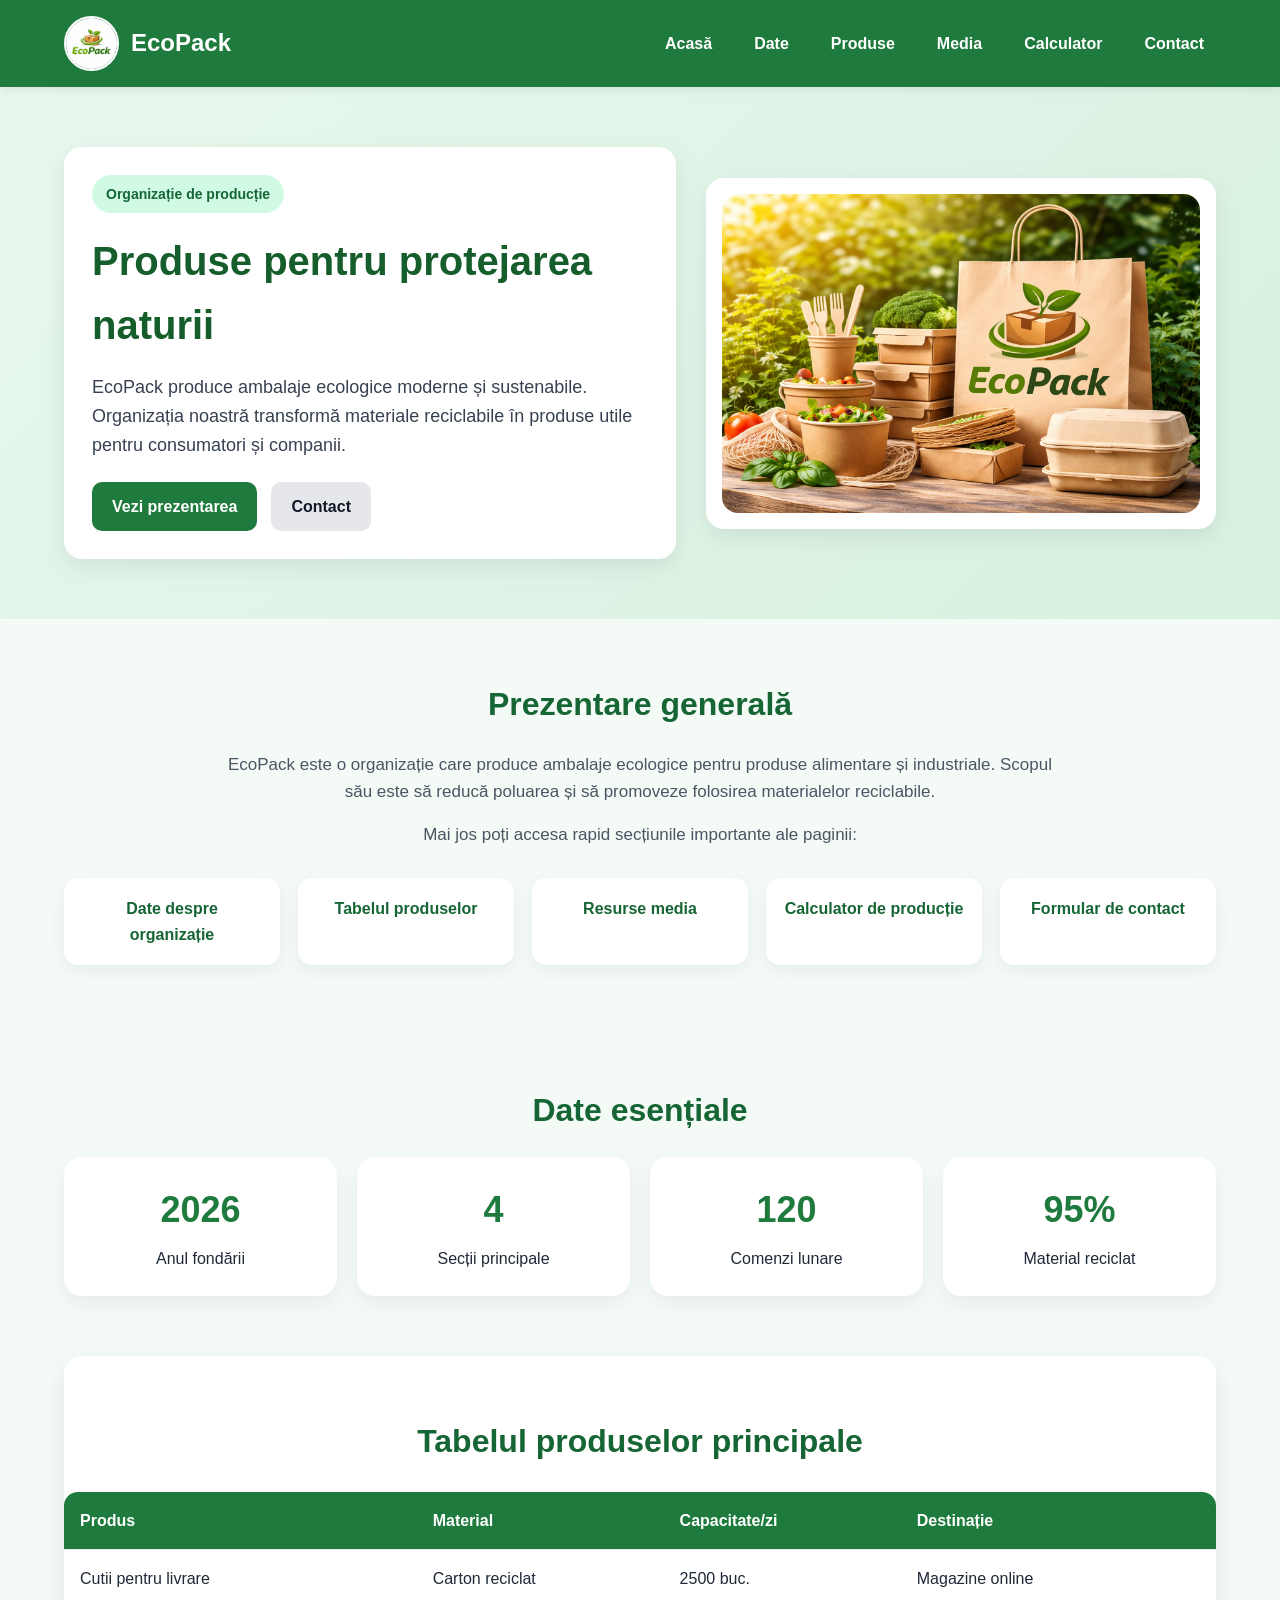
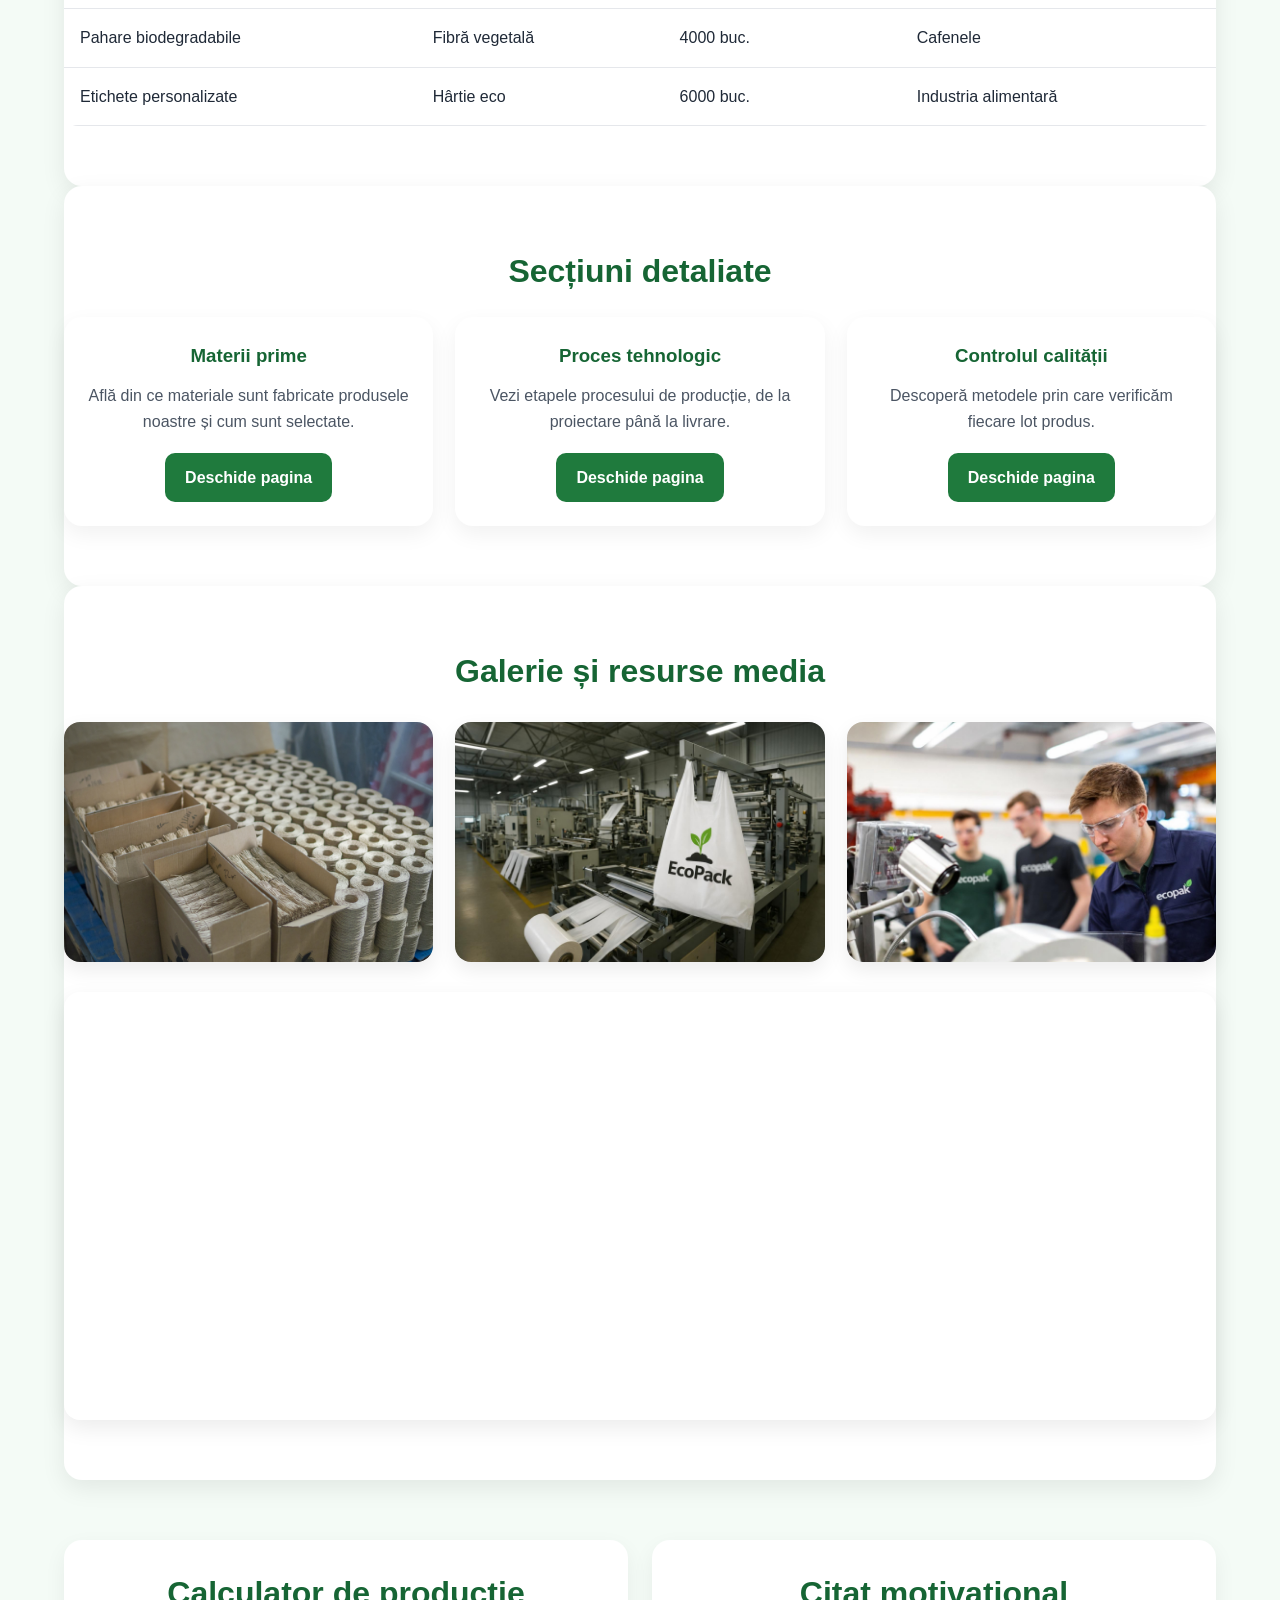
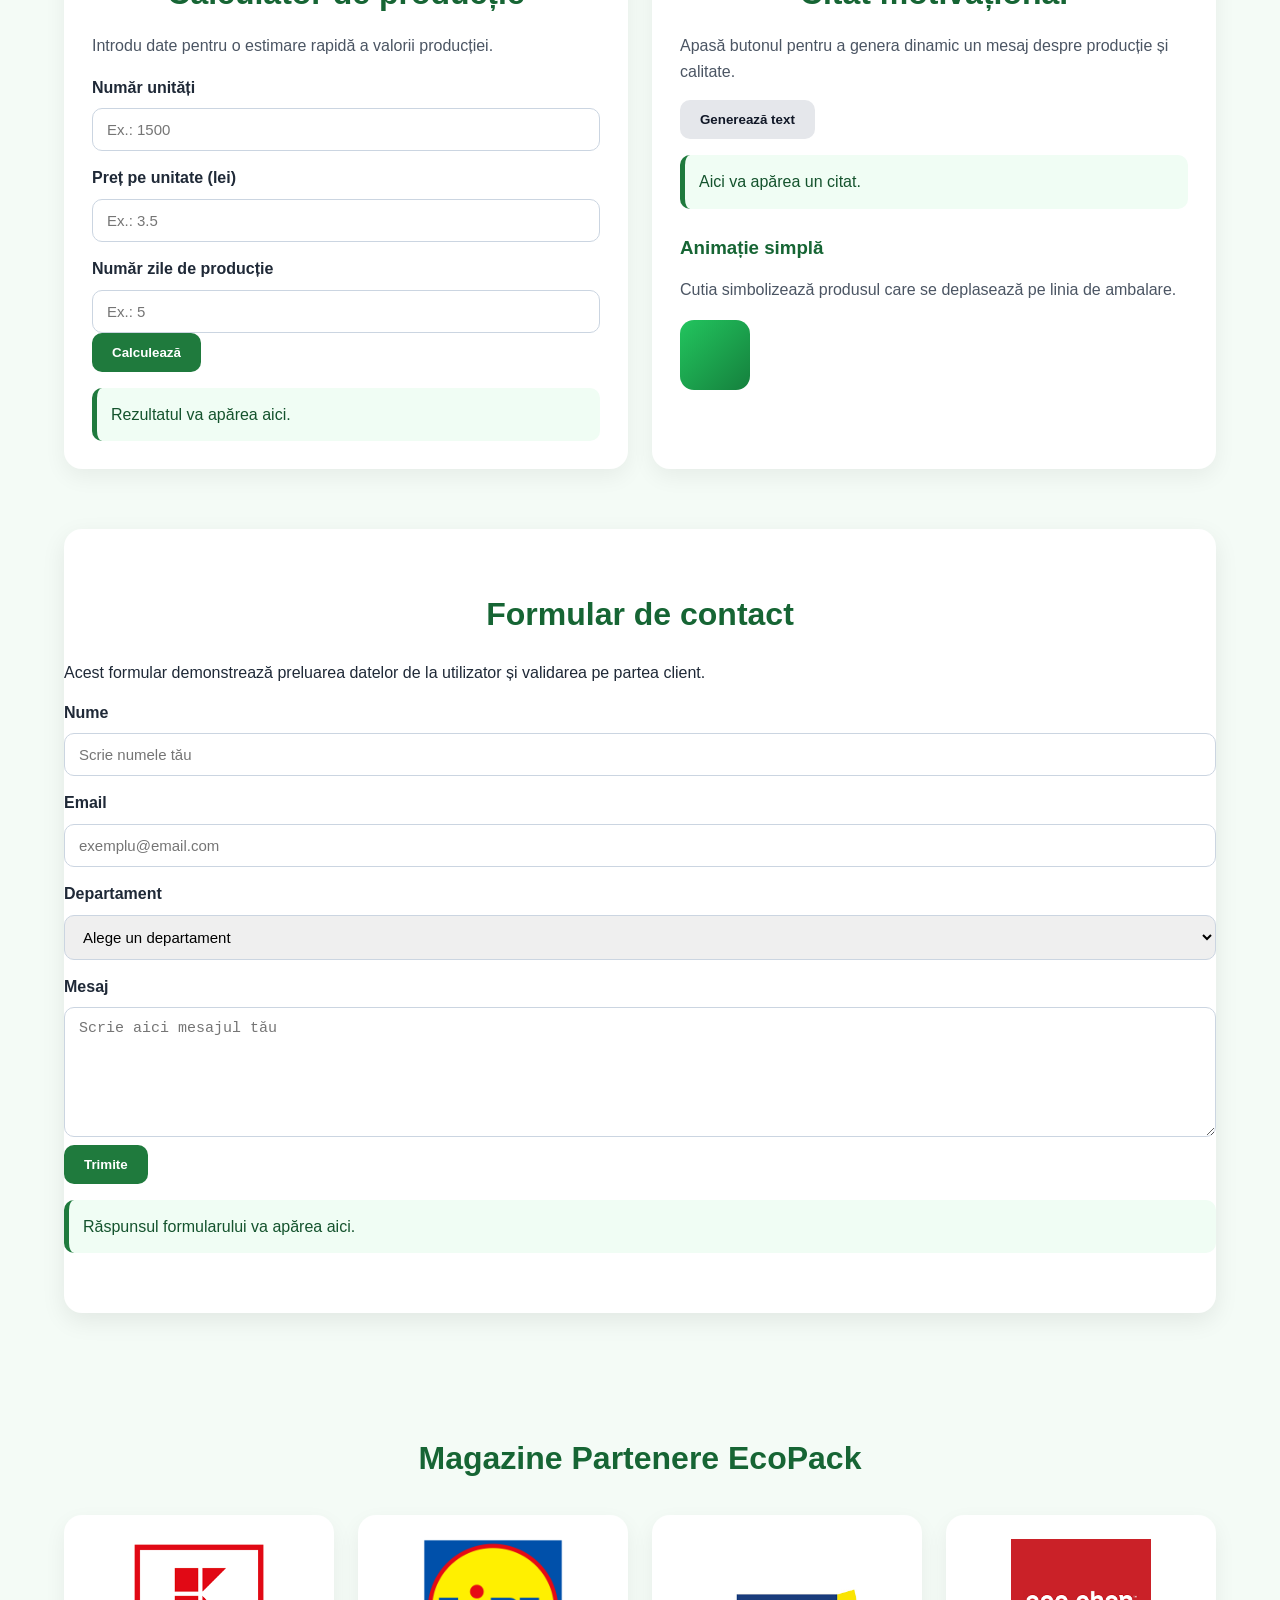
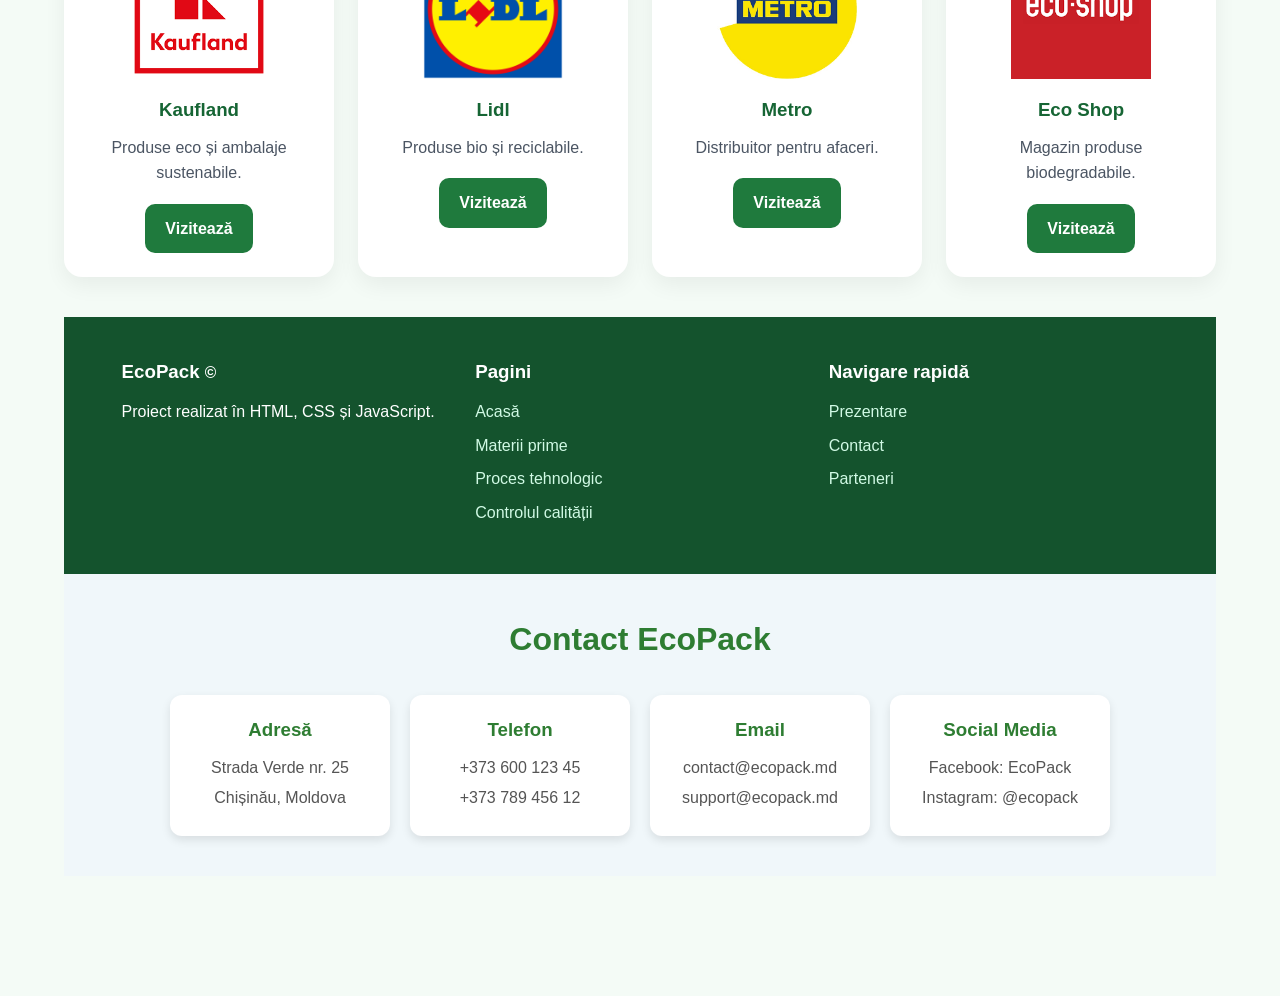
<file: index.html>
<!DOCTYPE html>
<html lang="ro">

<head>
  <meta charset="UTF-8">
  <meta name="viewport" content="width=device-width, initial-scale=1.0">
  <meta name="description" content="Site de prezentare a producției organizației EcoPack.">
  <title>EcoPack | Prezentarea organizației</title>
  <link rel="stylesheet" href="css/style.css">
  <link rel="icon" href="image/ecopack_logo.jpg">
</head>

<body>

  <header class="site-header">
    <div class="container header-inner">
      <div class="logo">
        <img src="image/ecopack_logo.jpg" alt="Logo EcoPack" class="logo-img">
        <span>EcoPack</span>
      </div>

      <nav class="main-nav" aria-label="Navigare principală">
        <ul>
          <li><a href="index.html">Acasă</a></li>
          <li><a href="#date">Date</a></li>
          <li><a href="#tabel">Produse</a></li>
          <li><a href="#media">Media</a></li>
          <li><a href="#calculator">Calculator</a></li>
          <li><a href="#contact">Contact</a></li>
        </ul>
      </nav>

      <i id="hamburger" onclick="mobileMenu()" class="fa-solid fa-bars"></i>

  </header>

  <main>
    <section class="hero">
      <div class="container hero-grid">

        <div class="card hero-content">
          <span class="badge">Organizație de producție</span>
          <h1>Produse pentru protejarea naturii</h1>
          <p class="lead">
            EcoPack produce ambalaje ecologice moderne și sustenabile.
            Organizația noastră transformă materiale reciclabile în produse utile
            pentru consumatori și companii.
          </p>

          <div class="hero-buttons">
            <a class="btn btn-primary" href="#prezentare">Vezi prezentarea</a>
            <a class="btn btn-secondary" href="#contact">Contact</a>
          </div>
        </div>

        <div class="card hero-image">
          <img src="image/ecopack_reprezentativ.jpg" alt="Imagine reprezentativă EcoPack" class="hero-img">
        </div>

      </div>
    </section>

    <section id="prezentare" class="prezentare-generala">
      <div class="container">
        <h2>Prezentare generală</h2>

        <p class="intro">
          EcoPack este o organizație care produce ambalaje ecologice pentru produse
          alimentare și industriale. Scopul său este să reducă poluarea și să
          promoveze folosirea materialelor reciclabile.
        </p>

        <p class="subtext">
          Mai jos poți accesa rapid secțiunile importante ale paginii:
        </p>

        <div class="quick-links">
          <a href="#date" class="quick-card"> Date despre organizație</a>
          <a href="#tabel" class="quick-card"> Tabelul produselor</a>
          <a href="#media" class="quick-card"> Resurse media</a>
          <a href="#calculator" class="quick-card"> Calculator de producție</a>
          <a href="#contact" class="quick-card"> Formular de contact</a>
        </div>
      </div>
    </section>

    <section id="date" class="container section">
      <h2>Date esențiale</h2>
      <div class="grid-4">
        <div class="stat">
          <div class="stat-number">2026</div>
          <p>Anul fondării</p>
        </div>
        <div class="stat">
          <div class="stat-number">4</div>
          <p>Secții principale</p>
        </div>
        <div class="stat">
          <div class="stat-number">120</div>
          <p>Comenzi lunare</p>
        </div>
        <div class="stat">
          <div class="stat-number">95%</div>
          <p>Material reciclat</p>
        </div>
      </div>
    </section>

    <section id="tabel" class="container section card">
      <h2>Tabelul produselor principale</h2>
      <table>
        <thead>
          <tr>
            <th>Produs</th>
            <th>Material</th>
            <th>Capacitate/zi</th>
            <th>Destinație</th>
          </tr>
        </thead>
        <tbody>
          <tr>
            <td>Cutii pentru livrare</td>
            <td>Carton reciclat</td>
            <td>2500 buc.</td>
            <td>Magazine online</td>
          </tr>
          <tr>
            <td>Pahare biodegradabile</td>
            <td>Fibră vegetală</td>
            <td>4000 buc.</td>
            <td>Cafenele</td>
          </tr>
          <tr>
            <td>Etichete personalizate</td>
            <td>Hârtie eco</td>
            <td>6000 buc.</td>
            <td>Industria alimentară</td>
          </tr>
        </tbody>
      </table>
    </section>

    <section class="container section card">
      <h2>Secțiuni detaliate</h2>

      <div class="grid-3">
        <div class="info-box">
          <h3>Materii prime</h3>
          <p>
            Află din ce materiale sunt fabricate produsele noastre și cum sunt selectate.
          </p>
          <a href="pages/materii-prime.html" class="btn btn-primary">Deschide pagina</a>
        </div>

        <div class="info-box">
          <h3>Proces tehnologic</h3>
          <p>
            Vezi etapele procesului de producție, de la proiectare până la livrare.
          </p>
          <a href="pages/proces-tehnologic.html" class="btn btn-primary">Deschide pagina</a>
        </div>

        <div class="info-box">
          <h3>Controlul calității</h3>
          <p>
            Descoperă metodele prin care verificăm fiecare lot produs.
          </p>
          <a href="pages/control-calitate.html" class="btn btn-primary">Deschide pagina</a>
        </div>
      </div>
    </section>

    <section id="media" class="container section card">
      <h2>Galerie și resurse media</h2>

      <div class="grid-3 gallery">
        <img src="image/DSC07377.jpg" alt="Materii prime folosite în producție">
        <img src="image/ecopak_final.jpg" alt="Etapele procesului de producție">
        <img src="image/ecopak_image.jpg" alt="Controlul calității produselor">
      </div>

      <div class="video-box">
        <iframe  width="560" height="315" src="https://www.youtube.com/embed/1f0DozbYdn0?si=sa230dw5KgvkmHBw"
          title="YouTube video player" frameborder="0"
          allow="accelerometer; autoplay; clipboard-write; encrypted-media; gyroscope; picture-in-picture; web-share"
          referrerpolicy="strict-origin-when-cross-origin" allowfullscreen></iframe>
      </div>
    </section>

    <section id="calculator" class="container section two-columns">
      <div class="form-card">
        <h2>Calculator de producție</h2>
        <p>Introdu date pentru o estimare rapidă a valorii producției.</p>

        <label for="units">Număr unități</label>
        <input id="units" type="number" min="1" placeholder="Ex.: 1500">

        <label for="price">Preț pe unitate (lei)</label>
        <input id="price" type="number" min="0.1" step="0.1" placeholder="Ex.: 3.5">

        <label for="days">Număr zile de producție</label>
        <input id="days" type="number" min="1" placeholder="Ex.: 5">

        <button id="calcBtn" class="btn btn-primary" type="button">Calculează</button>
        <div id="calcResult" class="output">Rezultatul va apărea aici.</div>
      </div>

      <div class="form-card">
        <h2>Citat motivațional</h2>
        <p>Apasă butonul pentru a genera dinamic un mesaj despre producție și calitate.</p>

        <button id="quoteBtn" class="btn btn-secondary" type="button">Generează text</button>
        <div id="quoteOutput" class="output">Aici va apărea un citat.</div>

        <h3 class="space-top">Animație simplă</h3>
        <p>Cutia simbolizează produsul care se deplasează pe linia de ambalare.</p>
        <div id="animatedBox" class="animated-box" aria-label="Animație cu o cutie în mișcare"></div>
      </div>
    </section>

    <section id="contact" class="container section card">
      <h2>Formular de contact</h2>
      <p>Acest formular demonstrează preluarea datelor de la utilizator și validarea pe partea client.</p>

      <form id="contactForm">
        <label for="name">Nume</label>
        <input id="name" type="text" placeholder="Scrie numele tău">

        <label for="email">Email</label>
        <input id="email" type="email" placeholder="exemplu@email.com">

        <label for="department">Departament</label>
        <select id="department">
          <option value="">Alege un departament</option>
          <option value="Producție">Producție</option>
          <option value="Calitate">Calitate</option>
          <option value="Logistică">Logistică</option>
          <option value="Vânzări">Vânzări</option>
        </select>

        <label for="message">Mesaj</label>
        <textarea id="message" placeholder="Scrie aici mesajul tău"></textarea>

        <button class="btn btn-primary" type="submit">Trimite</button>
      </form>

      <div id="formOutput" class="notice">Răspunsul formularului va apărea aici.</div>
    </section>
  </main>
  </footer>
<section id="parteneri" class="eco-parteneri">
   <section id="parteneri" class="eco-parteneri">
      <div class="container">
       <h2 style="text-align:center;">Magazine Partenere EcoPack</h2>

<div class="partners-container">

  <div class="partner-card">
    <img src="image/Без названия.png" alt="Kaufland">
    <h3>Kaufland</h3>
    <p>Produse eco și ambalaje sustenabile.</p>
    <a href="https://www.kaufland.md/" target="_blank" class="partner-btn">Vizitează</a>
  </div>

  <div class="partner-card">
    <img src="image/Lidl-Logo.svg.webp" alt="Lidl">
    <h3>Lidl</h3>
    <p>Produse bio și reciclabile.</p>
    <a href="https://www.lidl.ro/" target="_blank" class="partner-btn">Vizitează</a>
  </div>

  <div class="partner-card">
    <img src="image/Без названия (1).png" alt="Metro">
    <h3>Metro</h3>
    <p>Distribuitor pentru afaceri.</p>
    <a href="https://www.metro.md/magazinonline" target="_blank" class="partner-btn">Vizitează</a>
  </div>

  <div class="partner-card">
    <img src="image/Без названия (2).png" alt="Eco Shop">
    <h3>Eco Shop</h3>
    <p>Magazin produse biodegradabile.</p>
    <a href="https://biodegradabil.md/" target="_blank" class="partner-btn">Vizitează</a>
  </div>

</div>
  </main>

  <footer class="site-footer">
    <div class="container footer-grid">
      <section>
       <h3>EcoPack <small>&copy;</small></h3>
        <p>Proiect realizat în HTML, CSS și JavaScript.</p>
      </section>

      <section>
        <h3>Pagini</h3>
        <p><a href="index.html">Acasă</a></p>
        <p><a href="pages/materii-prime.html">Materii prime</a></p>
        <p><a href="pages/proces-tehnologic.html">Proces tehnologic</a></p>
        <p><a href="pages/control-calitate.html">Controlul calității</a></p>
      </section>

      <section>
        <h3>Navigare rapidă</h3>
        <p><a href="#prezentare">Prezentare</a></p>
        <p><a href="#contact">Contact</a></p>
        <p><a href="#parteneri">Parteneri</a></p>
      </section>
    </div>
  </footer>

  <script src="js/script.js"></script>
<section class="contact">
  <h2>Contact EcoPack</h2>

  <div class="contact-container">

    <div class="contact-card">
      <h3> Adresă</h3>
      <p>Strada Verde nr. 25</p>
      <p>Chișinău, Moldova</p>
    </div>

    <div class="contact-card">
      <h3> Telefon</h3>
      <p>+373 600 123 45</p>
      <p>+373 789 456 12</p>
    </div>

    <div class="contact-card">
      <h3> Email</h3>
      <p>contact@ecopack.md</p>
      <p>support@ecopack.md</p>
    </div>

    <div class="contact-card">
      <h3> Social Media</h3>
      <p>Facebook: EcoPack</p>
      <p>Instagram: @ecopack</p>
    </div>

  </div>
  
</body>
</html>
</file>
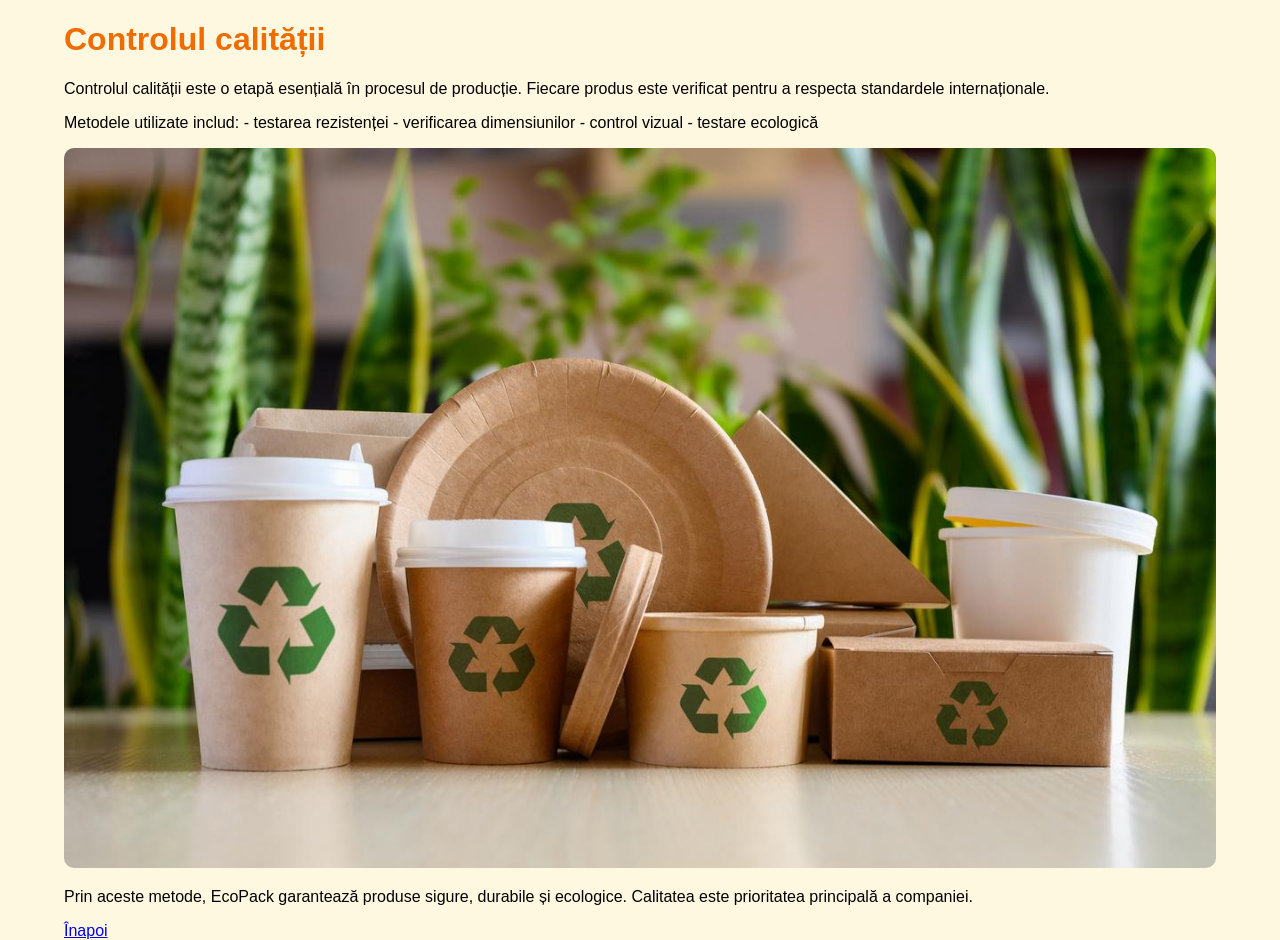
<file: pages/control-calitate.html>
<!DOCTYPE html>
<html lang="ro">
<head>
<meta charset="UTF-8">
<meta name="viewport" content="width=device-width, initial-scale=1.0">
<title>Controlul calității - EcoPack</title>
<link rel="icon" href="../image/ecopack_logo.jpg">

<style>
body {font-family: Arial; background:#fff8e1; margin:0;}
.container {width:90%; margin:auto;}
h1 {color:#ef6c00;}
img {width:100%; border-radius:10px;}
</style>

</head>
<body>

<div class="container">
<h1>Controlul calității</h1>

<p>
Controlul calității este o etapă esențială în procesul de producție.
Fiecare produs este verificat pentru a respecta standardele internaționale.
</p>

<p>
Metodele utilizate includ:
- testarea rezistenței
- verificarea dimensiunilor
- control vizual
- testare ecologică
</p>

<img src="../image/calitate.jpg" alt="Controlul">

<p>
Prin aceste metode, EcoPack garantează produse sigure, durabile și ecologice.
Calitatea este prioritatea principală a companiei.
</p>

<a href="../index.html"> Înapoi</a>
</div>

</body>
</html>
</file>
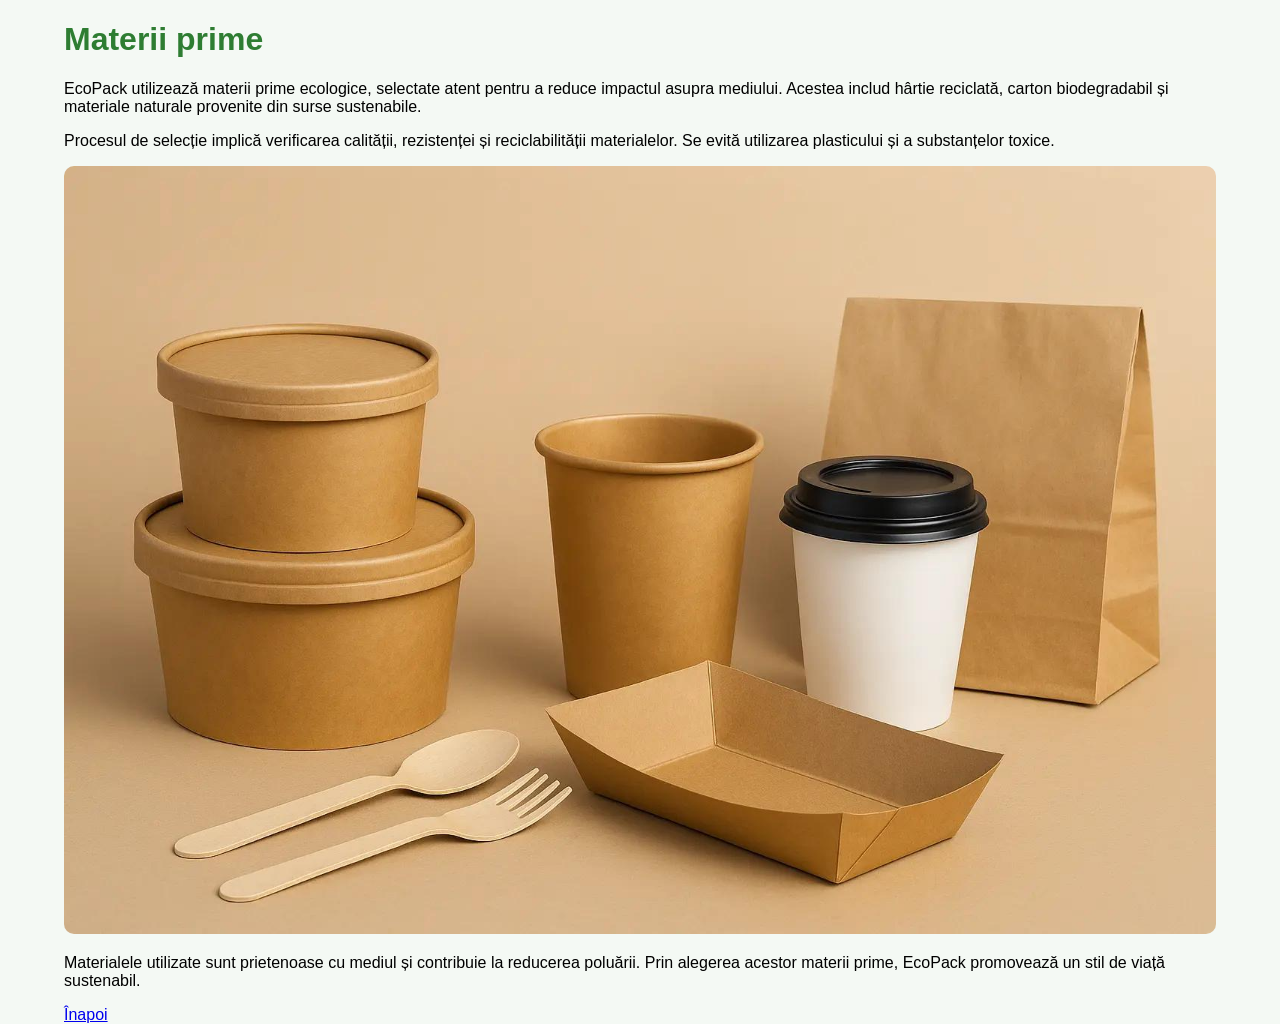
<file: pages/materii-prime.html>
<!DOCTYPE html>
<html lang="ro">
<head>
<meta charset="UTF-8">
<meta name="viewport" content="width=device-width, initial-scale=1.0">
<title>Materii prime - EcoPack</title>
<link rel="icon" href="../image/ecopack_logo.jpg">

<style>
body {font-family: Arial; background:#f4f9f4; margin:0;}
.container {width:90%; margin:auto;}
h1 {color:#2e7d32;}
img {width:100%; border-radius:10px;}
</style>

</head>
<body>

<div class="container">
<h1>Materii prime</h1>

<p>
EcoPack utilizează materii prime ecologice, selectate atent pentru a reduce impactul asupra mediului.
Acestea includ hârtie reciclată, carton biodegradabil și materiale naturale provenite din surse sustenabile.
</p>

<p>
Procesul de selecție implică verificarea calității, rezistenței și reciclabilității materialelor.
Se evită utilizarea plasticului și a substanțelor toxice.
</p>

<img src="../image/materii.jpg" alt="materii">


<p>
Materialele utilizate sunt prietenoase cu mediul și contribuie la reducerea poluării.
Prin alegerea acestor materii prime, EcoPack promovează un stil de viață sustenabil.
</p>

<a href="../index.html"> Înapoi</a>
</div>

</body>
</html>
</file>
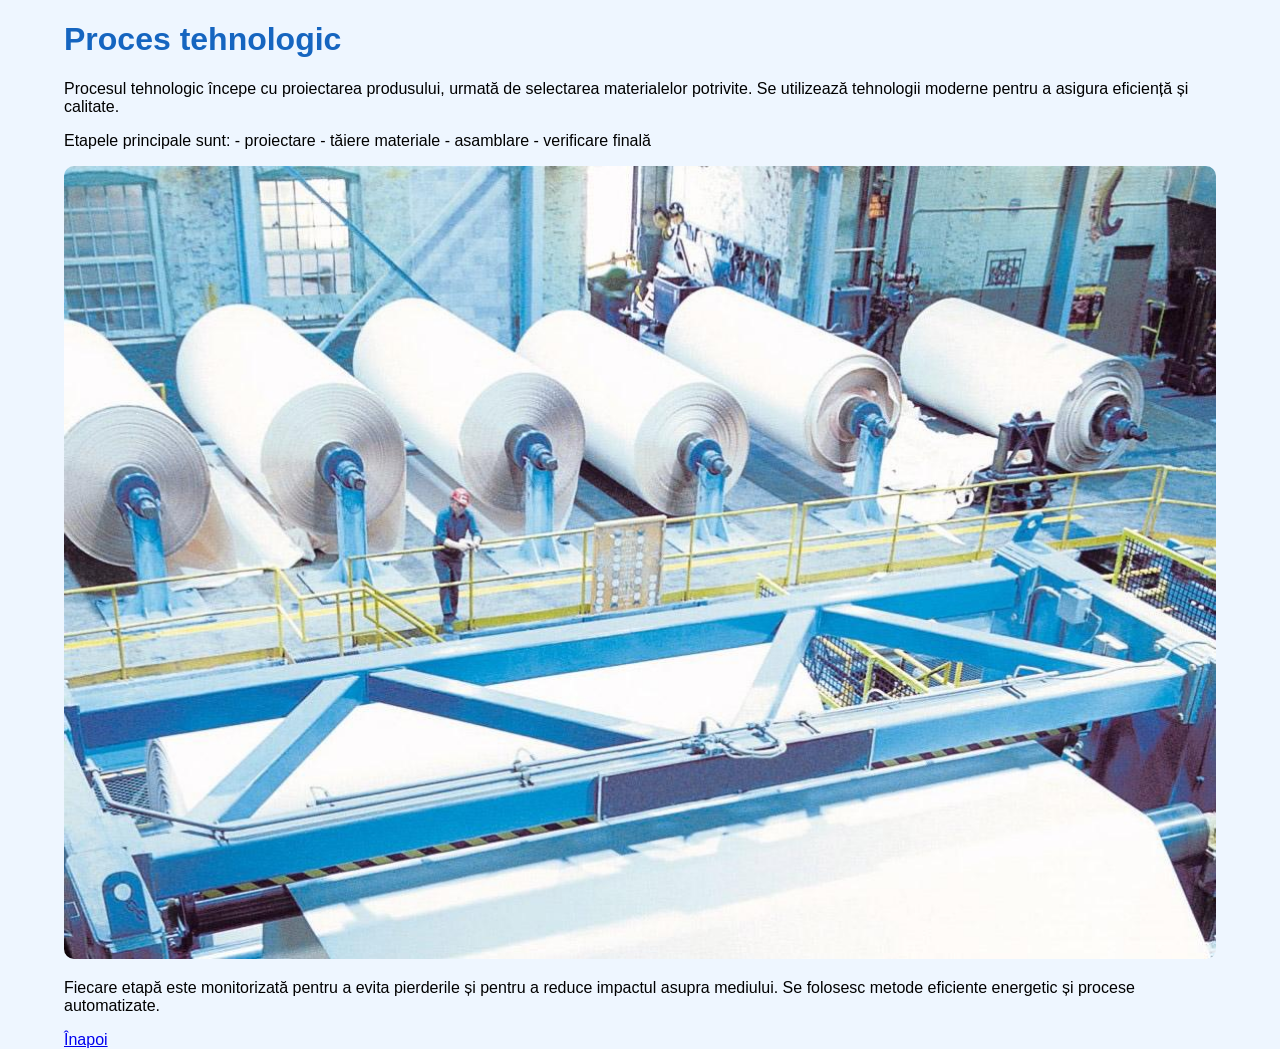
<file: pages/proces-tehnologic.html>
<!DOCTYPE html>
<html lang="ro">
<head>
<meta charset="UTF-8">
<meta name="viewport" content="width=device-width, initial-scale=1.0">
<title>Proces tehnologic - EcoPack</title>
<link rel="icon" href="../image/ecopack_logo.jpg">

<style>
body {font-family: Arial; background:#eef6ff; margin:0;}
.container {width:90%; margin:auto;}
h1 {color:#1565c0;}
img {width:100%; border-radius:10px;}
</style>

</head>
<body>

<div class="container">
<h1>Proces tehnologic</h1>

<p>
Procesul tehnologic începe cu proiectarea produsului, urmată de selectarea materialelor potrivite.
Se utilizează tehnologii moderne pentru a asigura eficiență și calitate.
</p>

<p>
Etapele principale sunt:
- proiectare
- tăiere materiale
- asamblare
- verificare finală
</p>

<img src="../image/proces.jpg" alt="Proces">

<p>
Fiecare etapă este monitorizată pentru a evita pierderile și pentru a reduce impactul asupra mediului.
Se folosesc metode eficiente energetic și procese automatizate.
</p>

<a href="../index.html"> Înapoi</a>
</div>

</body>
</html>
</file>
<file: css/style.css>
/* RESET */
* {
  margin: 0;
  padding: 0;
  box-sizing: border-box;
}

/* GENERAL */
html {
  scroll-behavior: smooth;
}

body {
  font-family: Arial, sans-serif;
  background: #f4fbf6;
  color: #1f2937;
  line-height: 1.6;
}

img {
  max-width: 100%;
  display: block;
}

a {
  text-decoration: none;
}

ul {
  list-style: none;
}

/* CONTAINER */
.container {
  width: 90%;
  max-width: 1200px;
  margin: 0 auto;
}

/* HEADER */
.site-header {
  background: #1f7a3d;
  color: white;
  padding: 16px 0;
  box-shadow: 0 2px 10px rgba(0, 0, 0, 0.08);
  position: sticky;
  top: 0;
  z-index: 1000;
}

.header-inner {
  display: flex;
  align-items: center;
  justify-content: space-between;
  gap: 20px;
}

.logo {
  display: flex;
  align-items: center;
  gap: 12px;
  font-size: 24px;
  font-weight: bold;
}

.logo-img {
  width: 55px;
  height: 55px;
  object-fit: cover;
  border-radius: 50%;
  border: 2px solid white;
}

.main-nav ul {
  display: flex;
  gap: 18px;
  flex-wrap: wrap;
}

.main-nav a {
  color: white;
  font-weight: bold;
  padding: 8px 12px;
  border-radius: 8px;
  transition: 0.3s;
}

.main-nav a:hover {
  background: rgba(255, 255, 255, 0.18);
}

#hamburger {
  display: none;
  font-size: 28px;
  cursor: pointer;
}

/* HERO */
.hero {
  padding: 60px 0;
  background: linear-gradient(135deg, #e8f7ed, #d7f1e0);
}

.hero-grid {
  display: grid;
  grid-template-columns: 1.2fr 1fr;
  gap: 30px;
  align-items: center;
}

.card {
  background: white;
  border-radius: 18px;
  padding: 28px;
  box-shadow: 0 8px 24px rgba(0, 0, 0, 0.08);
}

.hero-content h1 {
  font-size: 40px;
  color: #155e2b;
  margin: 16px 0;
}

.badge {
  display: inline-block;
  background: #d1fae5;
  color: #166534;
  padding: 8px 14px;
  border-radius: 999px;
  font-size: 14px;
  font-weight: bold;
}

.lead {
  font-size: 18px;
  margin-bottom: 22px;
  color: #374151;
}

.hero-buttons {
  display: flex;
  gap: 14px;
  flex-wrap: wrap;
}

.hero-image {
  padding: 16px;
}

.hero-img {
  width: 100%;
  border-radius: 16px;
  object-fit: cover;
}

/* BUTTONS */
.btn,
.partner-btn {
  display: inline-block;
  padding: 12px 20px;
  border-radius: 10px;
  font-weight: bold;
  transition: 0.3s;
  cursor: pointer;
  border: none;
}

.btn-primary,
.partner-btn {
  background: #1f7a3d;
  color: white;
}

.btn-primary:hover,
.partner-btn:hover {
  background: #166534;
  transform: translateY(-2px);
}

.btn-secondary {
  background: #e5e7eb;
  color: #111827;
}

.btn-secondary:hover {
  background: #d1d5db;
  transform: translateY(-2px);
}

/* SECTIONS */
.section,
.prezentare-generala,
.eco-parteneri {
  padding: 60px 0;
}

.section h2,
.prezentare-generala h2,
.eco-parteneri h2 {
  text-align: center;
  font-size: 32px;
  color: #166534;
  margin-bottom: 20px;
}

.intro,
.subtext {
  text-align: center;
  max-width: 850px;
  margin: 0 auto 16px;
  color: #4b5563;
  font-size: 17px;
}

/* QUICK LINKS */
.quick-links {
  margin-top: 30px;
  display: grid;
  grid-template-columns: repeat(auto-fit, minmax(210px, 1fr));
  gap: 18px;
}

.quick-card {
  background: white;
  color: #166534;
  padding: 18px;
  border-radius: 14px;
  text-align: center;
  font-weight: bold;
  box-shadow: 0 6px 18px rgba(0, 0, 0, 0.06);
  transition: 0.3s;
}

.quick-card:hover {
  transform: translateY(-4px);
  background: #ecfdf3;
}

/* GRID */
.grid-4 {
  display: grid;
  grid-template-columns: repeat(4, 1fr);
  gap: 20px;
}

.grid-3 {
  display: grid;
  grid-template-columns: repeat(3, 1fr);
  gap: 22px;
}

.two-columns {
  display: grid;
  grid-template-columns: 1fr 1fr;
  gap: 24px;
}

/* STATS */
.stat {
  background: white;
  border-radius: 18px;
  padding: 24px;
  text-align: center;
  box-shadow: 0 8px 22px rgba(0, 0, 0, 0.06);
}

.stat-number {
  font-size: 36px;
  font-weight: bold;
  color: #1f7a3d;
  margin-bottom: 8px;
}

/* TABLE */
table {
  width: 100%;
  border-collapse: collapse;
  margin-top: 25px;
  overflow: hidden;
  border-radius: 14px;
}

thead {
  background: #1f7a3d;
  color: white;
}

th,
td {
  padding: 16px;
  text-align: left;
  border-bottom: 1px solid #e5e7eb;
}

tbody tr {
  background: white;
  transition: 0.3s;
}

tbody tr:hover {
  background: #f0fdf4;
}

/* INFO BOX */
.info-box {
  background: white;
  padding: 24px;
  border-radius: 18px;
  box-shadow: 0 8px 22px rgba(0, 0, 0, 0.06);
  text-align: center;
}

.info-box h3 {
  color: #166534;
  margin-bottom: 12px;
}

.info-box p {
  margin-bottom: 18px;
  color: #4b5563;
}

/* GALLERY */
.gallery {
  margin-top: 25px;
}

.gallery img {
  width: 100%;
  height: 240px;
  object-fit: cover;
  border-radius: 16px;
  box-shadow: 0 8px 20px rgba(0, 0, 0, 0.08);
}

/* VIDEO */
.video-box {
  margin-top: 30px;
  border-radius: 16px;
  overflow: hidden;
  box-shadow: 0 8px 22px rgba(0, 0, 0, 0.08);
}

.video-box iframe {
  width: 100%;
  min-height: 420px;
  border: none;
}

/* FORM */
.form-card {
  background: white;
  padding: 28px;
  border-radius: 18px;
  box-shadow: 0 8px 22px rgba(0, 0, 0, 0.06);
}

.form-card h2,
.form-card h3 {
  color: #166534;
  margin-bottom: 14px;
}

.form-card p {
  margin-bottom: 16px;
  color: #4b5563;
}

label {
  display: block;
  font-weight: bold;
  margin: 14px 0 8px;
}

input,
select,
textarea {
  width: 100%;
  padding: 12px 14px;
  border: 1px solid #cbd5e1;
  border-radius: 10px;
  font-size: 15px;
  outline: none;
  transition: 0.3s;
}

input:focus,
select:focus,
textarea:focus {
  border-color: #1f7a3d;
  box-shadow: 0 0 0 3px rgba(31, 122, 61, 0.12);
}

textarea {
  min-height: 130px;
  resize: vertical;
}

.output,
.notice {
  margin-top: 16px;
  padding: 14px;
  background: #f0fdf4;
  border-left: 5px solid #1f7a3d;
  border-radius: 10px;
  color: #14532d;
}

.space-top {
  margin-top: 24px;
}

/* ANIMATION BOX */
.animated-box {
  width: 70px;
  height: 70px;
  background: linear-gradient(135deg, #22c55e, #15803d);
  border-radius: 14px;
  margin-top: 18px;
  position: relative;
  animation: moveBox 3s infinite alternate ease-in-out;
}

@keyframes moveBox {
  from {
    left: 0;
  }
  to {
    left: 120px;
  }
}

/* PARTNERS */
.partners-container {
  margin-top: 30px;
  display: grid;
  grid-template-columns: repeat(auto-fit, minmax(230px, 1fr));
  gap: 24px;
}

.partner-card {
  background: white;
  border-radius: 18px;
  padding: 24px;
  text-align: center;
  box-shadow: 0 8px 22px rgba(0, 0, 0, 0.06);
  transition: 0.3s;
}

.partner-card:hover {
  transform: translateY(-6px);
}

.partner-card img {
  width: 100%;
  height: 140px;
  object-fit: contain;
  margin-bottom: 16px;
}

.partner-card h3 {
  color: #166534;
  margin-bottom: 10px;
}

.partner-card p {
  color: #4b5563;
  margin-bottom: 18px;
}

/* FOOTER */
.site-footer {
  background: #14532d;
  color: white;
  padding: 40px 0;
  margin-top: 40px;
}

.footer-grid {
  display: grid;
  grid-template-columns: repeat(3, 1fr);
  gap: 24px;
}

.site-footer h3 {
  margin-bottom: 12px;
}

.site-footer p {
  margin-bottom: 8px;
}

.site-footer a {
  color: #d1fae5;
}

.site-footer a:hover {
  color: white;
}

/* RESPONSIVE */
@media (max-width: 992px) {
  .hero-grid,
  .two-columns,
  .grid-4,
  .grid-3,
  .footer-grid {
    grid-template-columns: 1fr 1fr;
  }

  .hero-content h1 {
    font-size: 32px;
  }
}

@media (max-width: 768px) {
  .header-inner {
    flex-wrap: wrap;
  }

  .main-nav {
    width: 100%;
  }

  .main-nav ul {
    justify-content: center;
    gap: 10px;
  }

  .hero-grid,
  .two-columns,
  .grid-4,
  .grid-3,
  .footer-grid {
    grid-template-columns: 1fr;
  }

  .hero {
    padding: 40px 0;
  }

  .hero-content h1 {
    font-size: 28px;
  }

  .section h2,
  .prezentare-generala h2,
  .eco-parteneri h2 {
    font-size: 26px;
  }

  .video-box iframe {
    min-height: 250px;
  }

  .animated-box {
    animation: none;
  }
}
.copyright {
  font-size: 12px;
  vertical-align: super;
}
.contact {
  padding: 40px;
  background-color: #f0f7fa;
  text-align: center;
}

.contact h2 {
  margin-bottom: 30px;
  color: #2e7d32;
}

.contact-container {
  display: flex;
  justify-content: center;
  gap: 20px;
  flex-wrap: wrap;
}

.contact-card {
  background: white;
  padding: 20px;
  width: 220px;
  border-radius: 12px;
  box-shadow: 0 4px 10px rgba(0,0,0,0.1);
  transition: 0.3s;
}

.contact-card:hover {
  transform: translateY(-5px);
}

.contact-card h3 {
  margin-bottom: 10px;
  color: #2e7d32;
}

.contact-card p {
  margin: 5px 0;
  color: #555;
}


    .video-section {
      max-width: 1000px;
      margin: auto;
      background: #fff;
      padding: 20px;
      border-radius: 20px;
      box-shadow: 0 6px 20px rgba(0,0,0,0.10);
    }

    .video-section h2 {
      text-align: center;
      color: #2e7d32;
      margin-bottom: 20px;
    }

    .video-container {
      position: relative;
      width: 100%;
      padding-bottom: 56.25%;
      height: 0;
      overflow: hidden;
      border-radius: 16px;
    }

    .video-container iframe {
      position: absolute;
      top: 0;
      left: 0;
      width: 100%;
      height: 100%;
      border: 0;
    }
</file>
